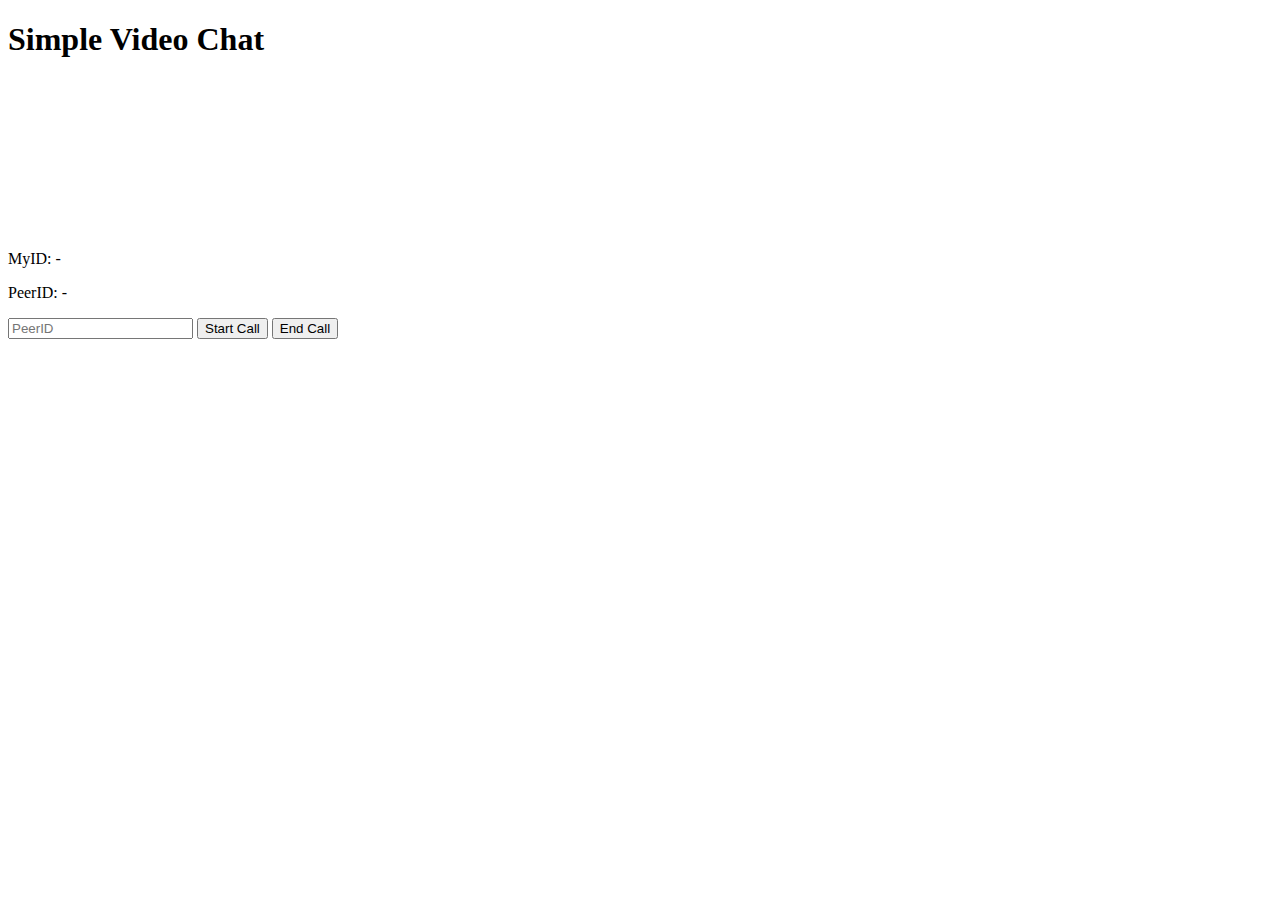
<file: index.html>
<!DOCTYPE html>
<html lang="ja">
<head>
<meta charset="UTF-8">
<title>skyway - videochat</title>
<script type="text/javascript" src="https://code.jquery.com/jquery-1.11.3.min.js"></script>
<script type="text/javascript" src="https://skyway.io/dist/v2/0.3/peer.js"></script>
<script type="text/javascript" src="videochat.js"></script>
</head>
<body>
	<h1>Simple Video Chat</h1>
	<div>
		<video id="my-video" style="width:300px;" autoplay></video>
		<video id="peer-video" style="width:300px;" autoplay></video>
	</div>
	<div>
		<p>MyID: <span id="my-id">-</span></p>
		<p>PeerID: <span id="peer-id">-</span></p>
	</div>
	<div>
		<input type="text" placeholder="PeerID" id="peer-id-input">
		<button id="call-start">Start Call</button>
		<button id="call-end">End Call</button>
	</div>
</body>
</html>
</file>
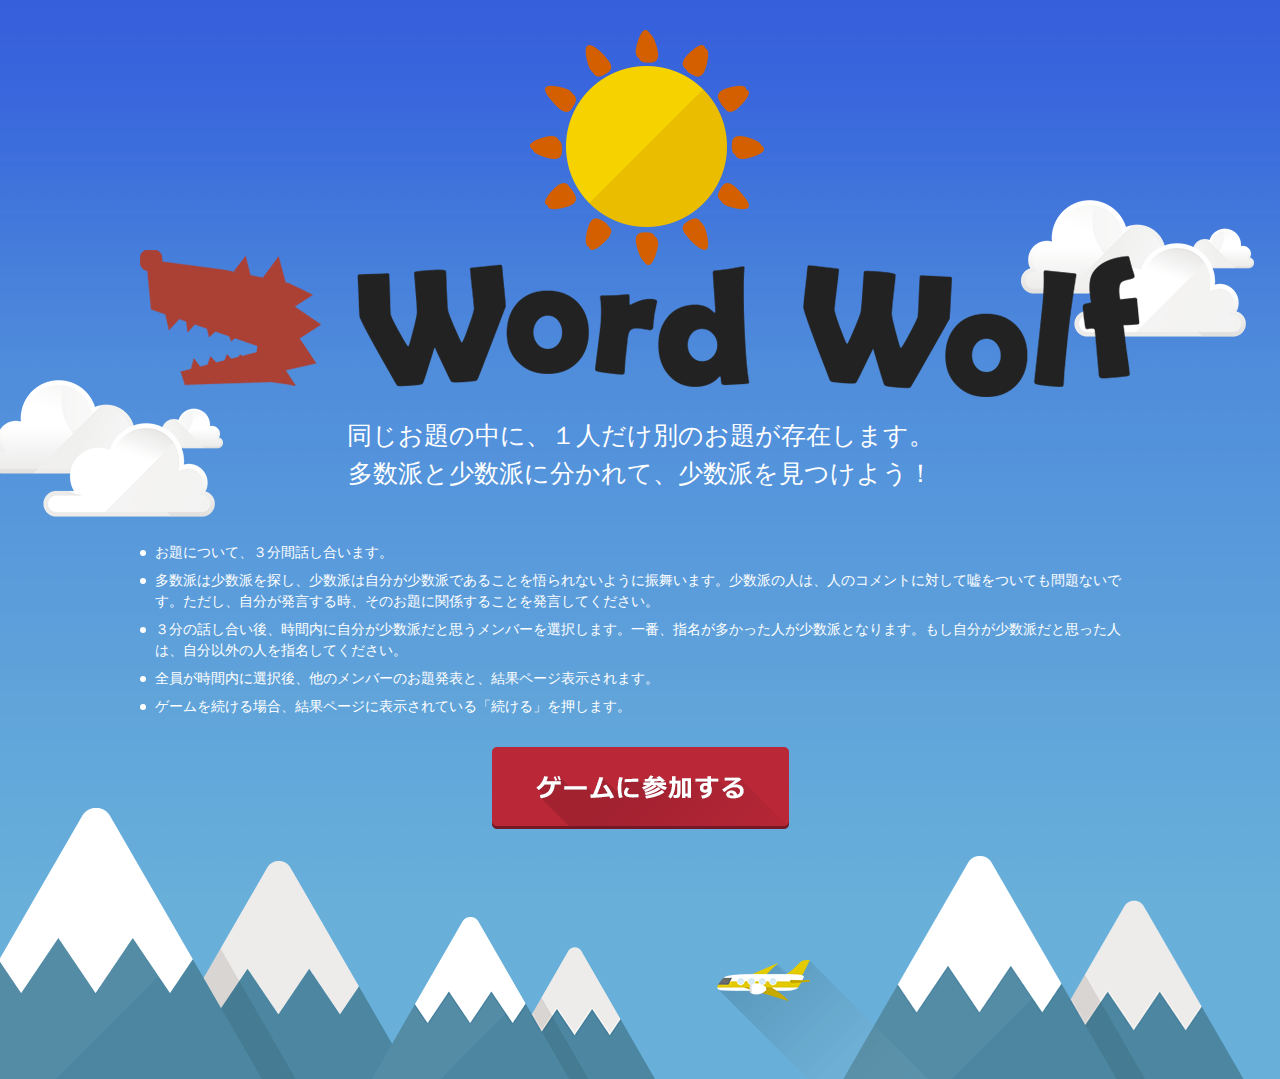
<file: top.html>
<!DOCTYPE html>
<html lang="ja">
<head>
<meta charset="UTF-8">
<title>ワードウルフ</title>
<script type="text/javascript" src="https://code.jquery.com/jquery-1.11.3.min.js"></script>
<script type="text/javascript" src="https://skyway.io/dist/v2/0.3/peer.js"></script>
<script type="text/javascript" src="videochat.js"></script>
<link rel="stylesheet" type="text/css" href="css/top.css" />
</head>
<body>

<div class="wrapper">
<div id="contents">
<h1><img src="img_top/logo.png" alt=""></h1>
<p class="lead">同じお題の中に、１人だけ別のお題が存在します。<br>多数派と少数派に分かれて、少数派を見つけよう！</p>

<ul class="">
	<li>お題について、３分間話し合います。</li>
	<li>多数派は少数派を探し、少数派は自分が少数派であることを悟られないように振舞います。少数派の人は、人のコメントに対して嘘をついても問題ないです。ただし、自分が発言する時、そのお題に関係することを発言してください。</li>
	<li>３分の話し合い後、時間内に自分が少数派だと思うメンバーを選択します。一番、指名が多かった人が少数派となります。もし自分が少数派だと思った人は、自分以外の人を指名してください。</li>
	<li>全員が時間内に選択後、他のメンバーのお題発表と、結果ページ表示されます。</li>
	<li>ゲームを続ける場合、結果ページに表示されている「続ける」を押します。</li>
</ul>

<p class="btn"><a href="wordwolf.html" target="_blank"><img src="img_top/btn_entry.png" alt="ゲームに参加する"></a></p>
</div>
</div>

</body>
</html>
</file>
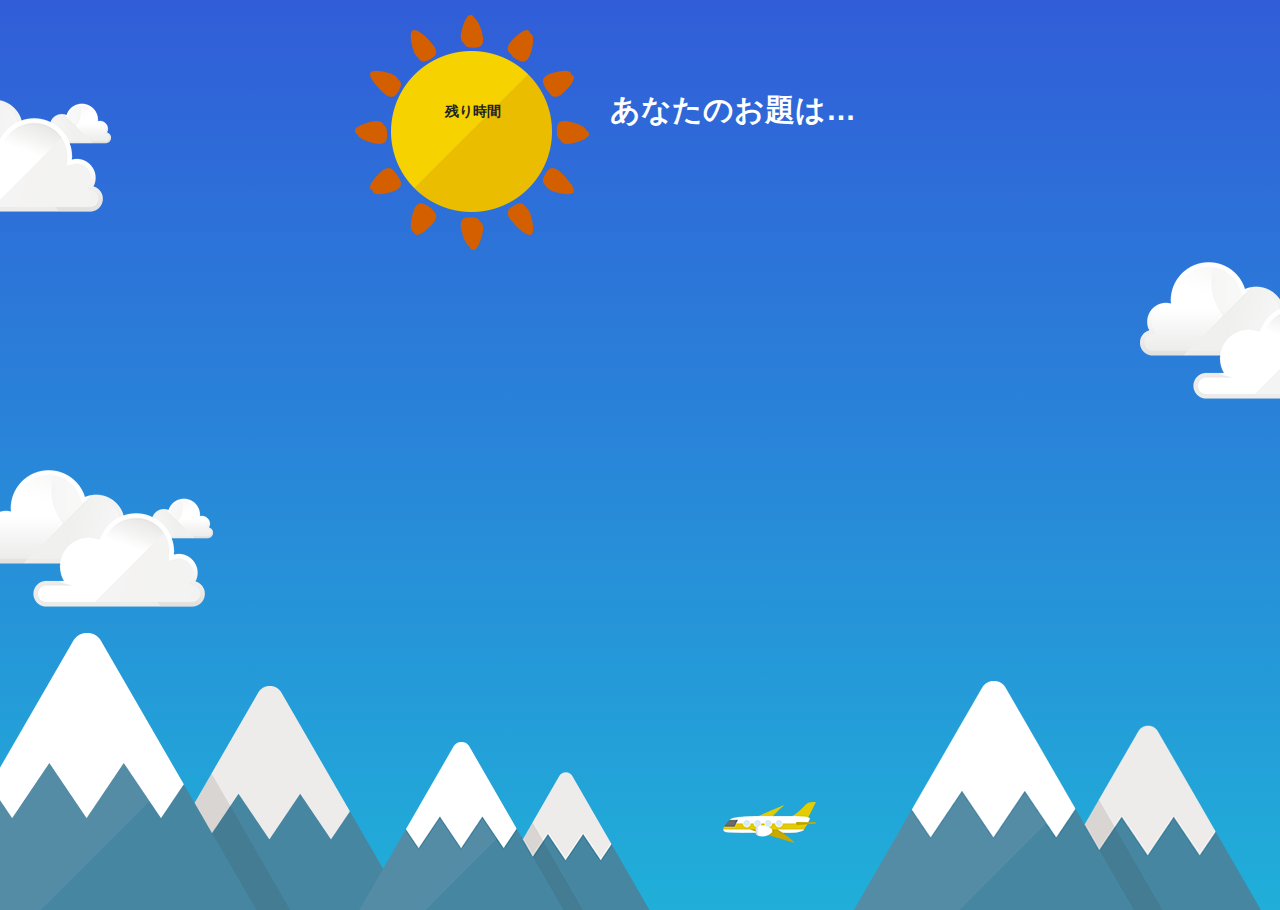
<file: wordwolf.html>
<!DOCTYPE html>
<html lang="ja">
<head>
<meta charset="UTF-8">
<title>skyway - wordwolf</title>
<script type="text/javascript" src="https://code.jquery.com/jquery-1.10.1.min.js"></script>
<script type="text/javascript" src="https://skyway.io/dist/v2/0.3/peer.js"></script>
<script type="text/javascript" src="js/multiparty.js"></script>
<script type="text/javascript" src="js/wordwolf.js"></script>
<script type="text/javascript" src="js/sweetalert.min.js"></script>
<link rel="stylesheet" href="css/sweetalert.css">
<link rel="stylesheet" href="css/index.css">
<link rel="stylesheet" href="css/common.css">
</head>
<body>

<div id="wrapper">
	<div class="inner">

		<div class="info">
			<div class="time">
				<dl>
					<dt>残り時間</dt>
					<dd id="countdown">
					</dd>
				</dl>
			</div>
			<div class="theme">
			<h2>
				<span>あなたのお題は…</span>
			</h2>
			</div>
		</div>
		<div class="videoArea">
			<form>
				<div id="streams01"></div>
				<div id="streams02"></div>
			</form>
		</div>
		<div class="hidden">
		</div>

		<img src="img/pic_cloud.png" alt="" class="cloud01">
		<img src="img/pic_cloud.png" alt="" class="cloud02">
		<img src="img/pic_cloud.png" alt="" class="cloud03">
		<img src="img/pic_mountain_01.png" alt="" class="mountain01">
		<img src="img/pic_mountain_02.png" alt="" class="mountain02">
		<img src="img/pic_airplane.png" alt="" class="airplane">

	</div>
</div>


	<form>
		<div id="streams01"></div>
		<div id="streams02"></div>
	</form>
	<div class="hidden01"></div>
	<div class="hidden02"></div>

</body>
</html>
</file>
<file: css/sweetalert.css>
body.stop-scrolling {
  height: 100%;
  overflow: hidden; }

.sweet-overlay {
  background-color: black;
  /* IE8 */
  -ms-filter: "progid:DXImageTransform.Microsoft.Alpha(Opacity=40)";
  /* IE8 */
  background-color: rgba(0, 0, 0, 0.4);
  position: fixed;
  left: 0;
  right: 0;
  top: 0;
  bottom: 0;
  display: none;
  z-index: 10000; }

.sweet-alert {
  background-color: white;
  font-family: 'Open Sans', 'Helvetica Neue', Helvetica, Arial, sans-serif;
  width: 478px;
  padding: 17px;
  border-radius: 5px;
  text-align: center;
  position: fixed;
  left: 50%;
  top: 50%;
  margin-left: -256px;
  margin-top: -200px;
  overflow: hidden;
  display: none;
  z-index: 99999; }
  @media all and (max-width: 540px) {
    .sweet-alert {
      width: auto;
      margin-left: 0;
      margin-right: 0;
      left: 15px;
      right: 15px; } }
  .sweet-alert h2 {
    color: #575757;
    font-size: 30px;
    text-align: center;
    font-weight: 600;
    text-transform: none;
    position: relative;
    margin: 25px 0;
    padding: 0;
    line-height: 40px;
    display: block; }
  .sweet-alert p {
    color: #797979;
    font-size: 16px;
    text-align: center;
    font-weight: 300;
    position: relative;
    text-align: inherit;
    float: none;
    margin: 0;
    padding: 0;
    line-height: normal; }
  .sweet-alert fieldset {
    border: none;
    position: relative; }
  .sweet-alert .sa-error-container {
    background-color: #f1f1f1;
    margin-left: -17px;
    margin-right: -17px;
    overflow: hidden;
    padding: 0 10px;
    max-height: 0;
    webkit-transition: padding 0.15s, max-height 0.15s;
    transition: padding 0.15s, max-height 0.15s; }
    .sweet-alert .sa-error-container.show {
      padding: 10px 0;
      max-height: 100px;
      webkit-transition: padding 0.2s, max-height 0.2s;
      transition: padding 0.25s, max-height 0.25s; }
    .sweet-alert .sa-error-container .icon {
      display: inline-block;
      width: 24px;
      height: 24px;
      border-radius: 50%;
      background-color: #ea7d7d;
      color: white;
      line-height: 24px;
      text-align: center;
      margin-right: 3px; }
    .sweet-alert .sa-error-container p {
      display: inline-block; }
  .sweet-alert .sa-input-error {
    position: absolute;
    top: 29px;
    right: 26px;
    width: 20px;
    height: 20px;
    opacity: 0;
    -webkit-transform: scale(0.5);
    transform: scale(0.5);
    -webkit-transform-origin: 50% 50%;
    transform-origin: 50% 50%;
    -webkit-transition: all 0.1s;
    transition: all 0.1s; }
    .sweet-alert .sa-input-error::before, .sweet-alert .sa-input-error::after {
      content: "";
      width: 20px;
      height: 6px;
      background-color: #f06e57;
      border-radius: 3px;
      position: absolute;
      top: 50%;
      margin-top: -4px;
      left: 50%;
      margin-left: -9px; }
    .sweet-alert .sa-input-error::before {
      -webkit-transform: rotate(-45deg);
      transform: rotate(-45deg); }
    .sweet-alert .sa-input-error::after {
      -webkit-transform: rotate(45deg);
      transform: rotate(45deg); }
    .sweet-alert .sa-input-error.show {
      opacity: 1;
      -webkit-transform: scale(1);
      transform: scale(1); }
  .sweet-alert input {
    width: 100%;
    box-sizing: border-box;
    border-radius: 3px;
    border: 1px solid #d7d7d7;
    height: 43px;
    margin-top: 10px;
    margin-bottom: 17px;
    font-size: 18px;
    box-shadow: inset 0px 1px 1px rgba(0, 0, 0, 0.06);
    padding: 0 12px;
    display: none;
    -webkit-transition: all 0.3s;
    transition: all 0.3s; }
    .sweet-alert input:focus {
      outline: none;
      box-shadow: 0px 0px 3px #c4e6f5;
      border: 1px solid #b4dbed; }
      .sweet-alert input:focus::-moz-placeholder {
        transition: opacity 0.3s 0.03s ease;
        opacity: 0.5; }
      .sweet-alert input:focus:-ms-input-placeholder {
        transition: opacity 0.3s 0.03s ease;
        opacity: 0.5; }
      .sweet-alert input:focus::-webkit-input-placeholder {
        transition: opacity 0.3s 0.03s ease;
        opacity: 0.5; }
    .sweet-alert input::-moz-placeholder {
      color: #bdbdbd; }
    .sweet-alert input:-ms-input-placeholder {
      color: #bdbdbd; }
    .sweet-alert input::-webkit-input-placeholder {
      color: #bdbdbd; }
  .sweet-alert.show-input input {
    display: block; }
  .sweet-alert .sa-confirm-button-container {
    display: inline-block;
    position: relative; }
  .sweet-alert .la-ball-fall {
    position: absolute;
    left: 50%;
    top: 50%;
    margin-left: -27px;
    margin-top: 4px;
    opacity: 0;
    visibility: hidden; }
  .sweet-alert button {
    background-color: #8CD4F5;
    color: white;
    border: none;
    box-shadow: none;
    font-size: 17px;
    font-weight: 500;
    -webkit-border-radius: 4px;
    border-radius: 5px;
    padding: 10px 32px;
    margin: 26px 5px 0 5px;
    cursor: pointer; }
    .sweet-alert button:focus {
      outline: none;
      box-shadow: 0 0 2px rgba(128, 179, 235, 0.5), inset 0 0 0 1px rgba(0, 0, 0, 0.05); }
    .sweet-alert button:hover {
      background-color: #7ecff4; }
    .sweet-alert button:active {
      background-color: #5dc2f1; }
    .sweet-alert button.cancel {
      background-color: #C1C1C1; }
      .sweet-alert button.cancel:hover {
        background-color: #b9b9b9; }
      .sweet-alert button.cancel:active {
        background-color: #a8a8a8; }
      .sweet-alert button.cancel:focus {
        box-shadow: rgba(197, 205, 211, 0.8) 0px 0px 2px, rgba(0, 0, 0, 0.0470588) 0px 0px 0px 1px inset !important; }
    .sweet-alert button[disabled] {
      opacity: .6;
      cursor: default; }
    .sweet-alert button.confirm[disabled] {
      color: transparent; }
      .sweet-alert button.confirm[disabled] ~ .la-ball-fall {
        opacity: 1;
        visibility: visible;
        transition-delay: 0s; }
    .sweet-alert button::-moz-focus-inner {
      border: 0; }
  .sweet-alert[data-has-cancel-button=false] button {
    box-shadow: none !important; }
  .sweet-alert[data-has-confirm-button=false][data-has-cancel-button=false] {
    padding-bottom: 40px; }
  .sweet-alert .sa-icon {
    width: 80px;
    height: 80px;
    border: 4px solid gray;
    -webkit-border-radius: 40px;
    border-radius: 40px;
    border-radius: 50%;
    margin: 20px auto;
    padding: 0;
    position: relative;
    box-sizing: content-box; }
    .sweet-alert .sa-icon.sa-error {
      border-color: #F27474; }
      .sweet-alert .sa-icon.sa-error .sa-x-mark {
        position: relative;
        display: block; }
      .sweet-alert .sa-icon.sa-error .sa-line {
        position: absolute;
        height: 5px;
        width: 47px;
        background-color: #F27474;
        display: block;
        top: 37px;
        border-radius: 2px; }
        .sweet-alert .sa-icon.sa-error .sa-line.sa-left {
          -webkit-transform: rotate(45deg);
          transform: rotate(45deg);
          left: 17px; }
        .sweet-alert .sa-icon.sa-error .sa-line.sa-right {
          -webkit-transform: rotate(-45deg);
          transform: rotate(-45deg);
          right: 16px; }
    .sweet-alert .sa-icon.sa-warning {
      border-color: #F8BB86; }
      .sweet-alert .sa-icon.sa-warning .sa-body {
        position: absolute;
        width: 5px;
        height: 47px;
        left: 50%;
        top: 10px;
        -webkit-border-radius: 2px;
        border-radius: 2px;
        margin-left: -2px;
        background-color: #F8BB86; }
      .sweet-alert .sa-icon.sa-warning .sa-dot {
        position: absolute;
        width: 7px;
        height: 7px;
        -webkit-border-radius: 50%;
        border-radius: 50%;
        margin-left: -3px;
        left: 50%;
        bottom: 10px;
        background-color: #F8BB86; }
    .sweet-alert .sa-icon.sa-info {
      border-color: #C9DAE1; }
      .sweet-alert .sa-icon.sa-info::before {
        content: "";
        position: absolute;
        width: 5px;
        height: 29px;
        left: 50%;
        bottom: 17px;
        border-radius: 2px;
        margin-left: -2px;
        background-color: #C9DAE1; }
      .sweet-alert .sa-icon.sa-info::after {
        content: "";
        position: absolute;
        width: 7px;
        height: 7px;
        border-radius: 50%;
        margin-left: -3px;
        top: 19px;
        background-color: #C9DAE1; }
    .sweet-alert .sa-icon.sa-success {
      border-color: #A5DC86; }
      .sweet-alert .sa-icon.sa-success::before, .sweet-alert .sa-icon.sa-success::after {
        content: '';
        -webkit-border-radius: 40px;
        border-radius: 40px;
        border-radius: 50%;
        position: absolute;
        width: 60px;
        height: 120px;
        background: white;
        -webkit-transform: rotate(45deg);
        transform: rotate(45deg); }
      .sweet-alert .sa-icon.sa-success::before {
        -webkit-border-radius: 120px 0 0 120px;
        border-radius: 120px 0 0 120px;
        top: -7px;
        left: -33px;
        -webkit-transform: rotate(-45deg);
        transform: rotate(-45deg);
        -webkit-transform-origin: 60px 60px;
        transform-origin: 60px 60px; }
      .sweet-alert .sa-icon.sa-success::after {
        -webkit-border-radius: 0 120px 120px 0;
        border-radius: 0 120px 120px 0;
        top: -11px;
        left: 30px;
        -webkit-transform: rotate(-45deg);
        transform: rotate(-45deg);
        -webkit-transform-origin: 0px 60px;
        transform-origin: 0px 60px; }
      .sweet-alert .sa-icon.sa-success .sa-placeholder {
        width: 80px;
        height: 80px;
        border: 4px solid rgba(165, 220, 134, 0.2);
        -webkit-border-radius: 40px;
        border-radius: 40px;
        border-radius: 50%;
        box-sizing: content-box;
        position: absolute;
        left: -4px;
        top: -4px;
        z-index: 2; }
      .sweet-alert .sa-icon.sa-success .sa-fix {
        width: 5px;
        height: 90px;
        background-color: white;
        position: absolute;
        left: 28px;
        top: 8px;
        z-index: 1;
        -webkit-transform: rotate(-45deg);
        transform: rotate(-45deg); }
      .sweet-alert .sa-icon.sa-success .sa-line {
        height: 5px;
        background-color: #A5DC86;
        display: block;
        border-radius: 2px;
        position: absolute;
        z-index: 2; }
        .sweet-alert .sa-icon.sa-success .sa-line.sa-tip {
          width: 25px;
          left: 14px;
          top: 46px;
          -webkit-transform: rotate(45deg);
          transform: rotate(45deg); }
        .sweet-alert .sa-icon.sa-success .sa-line.sa-long {
          width: 47px;
          right: 8px;
          top: 38px;
          -webkit-transform: rotate(-45deg);
          transform: rotate(-45deg); }
    .sweet-alert .sa-icon.sa-custom {
      background-size: contain;
      border-radius: 0;
      border: none;
      background-position: center center;
      background-repeat: no-repeat; }

/*
 * Animations
 */
@-webkit-keyframes showSweetAlert {
  0% {
    transform: scale(0.7);
    -webkit-transform: scale(0.7); }
  45% {
    transform: scale(1.05);
    -webkit-transform: scale(1.05); }
  80% {
    transform: scale(0.95);
    -webkit-transform: scale(0.95); }
  100% {
    transform: scale(1);
    -webkit-transform: scale(1); } }

@keyframes showSweetAlert {
  0% {
    transform: scale(0.7);
    -webkit-transform: scale(0.7); }
  45% {
    transform: scale(1.05);
    -webkit-transform: scale(1.05); }
  80% {
    transform: scale(0.95);
    -webkit-transform: scale(0.95); }
  100% {
    transform: scale(1);
    -webkit-transform: scale(1); } }

@-webkit-keyframes hideSweetAlert {
  0% {
    transform: scale(1);
    -webkit-transform: scale(1); }
  100% {
    transform: scale(0.5);
    -webkit-transform: scale(0.5); } }

@keyframes hideSweetAlert {
  0% {
    transform: scale(1);
    -webkit-transform: scale(1); }
  100% {
    transform: scale(0.5);
    -webkit-transform: scale(0.5); } }

@-webkit-keyframes slideFromTop {
  0% {
    top: 0%; }
  100% {
    top: 50%; } }

@keyframes slideFromTop {
  0% {
    top: 0%; }
  100% {
    top: 50%; } }

@-webkit-keyframes slideToTop {
  0% {
    top: 50%; }
  100% {
    top: 0%; } }

@keyframes slideToTop {
  0% {
    top: 50%; }
  100% {
    top: 0%; } }

@-webkit-keyframes slideFromBottom {
  0% {
    top: 70%; }
  100% {
    top: 50%; } }

@keyframes slideFromBottom {
  0% {
    top: 70%; }
  100% {
    top: 50%; } }

@-webkit-keyframes slideToBottom {
  0% {
    top: 50%; }
  100% {
    top: 70%; } }

@keyframes slideToBottom {
  0% {
    top: 50%; }
  100% {
    top: 70%; } }

.showSweetAlert[data-animation=pop] {
  -webkit-animation: showSweetAlert 0.3s;
  animation: showSweetAlert 0.3s; }

.showSweetAlert[data-animation=none] {
  -webkit-animation: none;
  animation: none; }

.showSweetAlert[data-animation=slide-from-top] {
  -webkit-animation: slideFromTop 0.3s;
  animation: slideFromTop 0.3s; }

.showSweetAlert[data-animation=slide-from-bottom] {
  -webkit-animation: slideFromBottom 0.3s;
  animation: slideFromBottom 0.3s; }

.hideSweetAlert[data-animation=pop] {
  -webkit-animation: hideSweetAlert 0.2s;
  animation: hideSweetAlert 0.2s; }

.hideSweetAlert[data-animation=none] {
  -webkit-animation: none;
  animation: none; }

.hideSweetAlert[data-animation=slide-from-top] {
  -webkit-animation: slideToTop 0.4s;
  animation: slideToTop 0.4s; }

.hideSweetAlert[data-animation=slide-from-bottom] {
  -webkit-animation: slideToBottom 0.3s;
  animation: slideToBottom 0.3s; }

@-webkit-keyframes animateSuccessTip {
  0% {
    width: 0;
    left: 1px;
    top: 19px; }
  54% {
    width: 0;
    left: 1px;
    top: 19px; }
  70% {
    width: 50px;
    left: -8px;
    top: 37px; }
  84% {
    width: 17px;
    left: 21px;
    top: 48px; }
  100% {
    width: 25px;
    left: 14px;
    top: 45px; } }

@keyframes animateSuccessTip {
  0% {
    width: 0;
    left: 1px;
    top: 19px; }
  54% {
    width: 0;
    left: 1px;
    top: 19px; }
  70% {
    width: 50px;
    left: -8px;
    top: 37px; }
  84% {
    width: 17px;
    left: 21px;
    top: 48px; }
  100% {
    width: 25px;
    left: 14px;
    top: 45px; } }

@-webkit-keyframes animateSuccessLong {
  0% {
    width: 0;
    right: 46px;
    top: 54px; }
  65% {
    width: 0;
    right: 46px;
    top: 54px; }
  84% {
    width: 55px;
    right: 0px;
    top: 35px; }
  100% {
    width: 47px;
    right: 8px;
    top: 38px; } }

@keyframes animateSuccessLong {
  0% {
    width: 0;
    right: 46px;
    top: 54px; }
  65% {
    width: 0;
    right: 46px;
    top: 54px; }
  84% {
    width: 55px;
    right: 0px;
    top: 35px; }
  100% {
    width: 47px;
    right: 8px;
    top: 38px; } }

@-webkit-keyframes rotatePlaceholder {
  0% {
    transform: rotate(-45deg);
    -webkit-transform: rotate(-45deg); }
  5% {
    transform: rotate(-45deg);
    -webkit-transform: rotate(-45deg); }
  12% {
    transform: rotate(-405deg);
    -webkit-transform: rotate(-405deg); }
  100% {
    transform: rotate(-405deg);
    -webkit-transform: rotate(-405deg); } }

@keyframes rotatePlaceholder {
  0% {
    transform: rotate(-45deg);
    -webkit-transform: rotate(-45deg); }
  5% {
    transform: rotate(-45deg);
    -webkit-transform: rotate(-45deg); }
  12% {
    transform: rotate(-405deg);
    -webkit-transform: rotate(-405deg); }
  100% {
    transform: rotate(-405deg);
    -webkit-transform: rotate(-405deg); } }

.animateSuccessTip {
  -webkit-animation: animateSuccessTip 0.75s;
  animation: animateSuccessTip 0.75s; }

.animateSuccessLong {
  -webkit-animation: animateSuccessLong 0.75s;
  animation: animateSuccessLong 0.75s; }

.sa-icon.sa-success.animate::after {
  -webkit-animation: rotatePlaceholder 4.25s ease-in;
  animation: rotatePlaceholder 4.25s ease-in; }

@-webkit-keyframes animateErrorIcon {
  0% {
    transform: rotateX(100deg);
    -webkit-transform: rotateX(100deg);
    opacity: 0; }
  100% {
    transform: rotateX(0deg);
    -webkit-transform: rotateX(0deg);
    opacity: 1; } }

@keyframes animateErrorIcon {
  0% {
    transform: rotateX(100deg);
    -webkit-transform: rotateX(100deg);
    opacity: 0; }
  100% {
    transform: rotateX(0deg);
    -webkit-transform: rotateX(0deg);
    opacity: 1; } }

.animateErrorIcon {
  -webkit-animation: animateErrorIcon 0.5s;
  animation: animateErrorIcon 0.5s; }

@-webkit-keyframes animateXMark {
  0% {
    transform: scale(0.4);
    -webkit-transform: scale(0.4);
    margin-top: 26px;
    opacity: 0; }
  50% {
    transform: scale(0.4);
    -webkit-transform: scale(0.4);
    margin-top: 26px;
    opacity: 0; }
  80% {
    transform: scale(1.15);
    -webkit-transform: scale(1.15);
    margin-top: -6px; }
  100% {
    transform: scale(1);
    -webkit-transform: scale(1);
    margin-top: 0;
    opacity: 1; } }

@keyframes animateXMark {
  0% {
    transform: scale(0.4);
    -webkit-transform: scale(0.4);
    margin-top: 26px;
    opacity: 0; }
  50% {
    transform: scale(0.4);
    -webkit-transform: scale(0.4);
    margin-top: 26px;
    opacity: 0; }
  80% {
    transform: scale(1.15);
    -webkit-transform: scale(1.15);
    margin-top: -6px; }
  100% {
    transform: scale(1);
    -webkit-transform: scale(1);
    margin-top: 0;
    opacity: 1; } }

.animateXMark {
  -webkit-animation: animateXMark 0.5s;
  animation: animateXMark 0.5s; }

@-webkit-keyframes pulseWarning {
  0% {
    border-color: #F8D486; }
  100% {
    border-color: #F8BB86; } }

@keyframes pulseWarning {
  0% {
    border-color: #F8D486; }
  100% {
    border-color: #F8BB86; } }

.pulseWarning {
  -webkit-animation: pulseWarning 0.75s infinite alternate;
  animation: pulseWarning 0.75s infinite alternate; }

@-webkit-keyframes pulseWarningIns {
  0% {
    background-color: #F8D486; }
  100% {
    background-color: #F8BB86; } }

@keyframes pulseWarningIns {
  0% {
    background-color: #F8D486; }
  100% {
    background-color: #F8BB86; } }

.pulseWarningIns {
  -webkit-animation: pulseWarningIns 0.75s infinite alternate;
  animation: pulseWarningIns 0.75s infinite alternate; }

@-webkit-keyframes rotate-loading {
  0% {
    transform: rotate(0deg); }
  100% {
    transform: rotate(360deg); } }

@keyframes rotate-loading {
  0% {
    transform: rotate(0deg); }
  100% {
    transform: rotate(360deg); } }

/* Internet Explorer 9 has some special quirks that are fixed here */
/* The icons are not animated. */
/* This file is automatically merged into sweet-alert.min.js through Gulp */
/* Error icon */
.sweet-alert .sa-icon.sa-error .sa-line.sa-left {
  -ms-transform: rotate(45deg) \9; }

.sweet-alert .sa-icon.sa-error .sa-line.sa-right {
  -ms-transform: rotate(-45deg) \9; }

/* Success icon */
.sweet-alert .sa-icon.sa-success {
  border-color: transparent\9; }

.sweet-alert .sa-icon.sa-success .sa-line.sa-tip {
  -ms-transform: rotate(45deg) \9; }

.sweet-alert .sa-icon.sa-success .sa-line.sa-long {
  -ms-transform: rotate(-45deg) \9; }

/*!
 * Load Awesome v1.1.0 (http://github.danielcardoso.net/load-awesome/)
 * Copyright 2015 Daniel Cardoso <@DanielCardoso>
 * Licensed under MIT
 */
.la-ball-fall,
.la-ball-fall > div {
  position: relative;
  -webkit-box-sizing: border-box;
  -moz-box-sizing: border-box;
  box-sizing: border-box; }

.la-ball-fall {
  display: block;
  font-size: 0;
  color: #fff; }

.la-ball-fall.la-dark {
  color: #333; }

.la-ball-fall > div {
  display: inline-block;
  float: none;
  background-color: currentColor;
  border: 0 solid currentColor; }

.la-ball-fall {
  width: 54px;
  height: 18px; }

.la-ball-fall > div {
  width: 10px;
  height: 10px;
  margin: 4px;
  border-radius: 100%;
  opacity: 0;
  -webkit-animation: ball-fall 1s ease-in-out infinite;
  -moz-animation: ball-fall 1s ease-in-out infinite;
  -o-animation: ball-fall 1s ease-in-out infinite;
  animation: ball-fall 1s ease-in-out infinite; }

.la-ball-fall > div:nth-child(1) {
  -webkit-animation-delay: -200ms;
  -moz-animation-delay: -200ms;
  -o-animation-delay: -200ms;
  animation-delay: -200ms; }

.la-ball-fall > div:nth-child(2) {
  -webkit-animation-delay: -100ms;
  -moz-animation-delay: -100ms;
  -o-animation-delay: -100ms;
  animation-delay: -100ms; }

.la-ball-fall > div:nth-child(3) {
  -webkit-animation-delay: 0ms;
  -moz-animation-delay: 0ms;
  -o-animation-delay: 0ms;
  animation-delay: 0ms; }

.la-ball-fall.la-sm {
  width: 26px;
  height: 8px; }

.la-ball-fall.la-sm > div {
  width: 4px;
  height: 4px;
  margin: 2px; }

.la-ball-fall.la-2x {
  width: 108px;
  height: 36px; }

.la-ball-fall.la-2x > div {
  width: 20px;
  height: 20px;
  margin: 8px; }

.la-ball-fall.la-3x {
  width: 162px;
  height: 54px; }

.la-ball-fall.la-3x > div {
  width: 30px;
  height: 30px;
  margin: 12px; }

/*
 * Animation
 */
@-webkit-keyframes ball-fall {
  0% {
    opacity: 0;
    -webkit-transform: translateY(-145%);
    transform: translateY(-145%); }
  10% {
    opacity: .5; }
  20% {
    opacity: 1;
    -webkit-transform: translateY(0);
    transform: translateY(0); }
  80% {
    opacity: 1;
    -webkit-transform: translateY(0);
    transform: translateY(0); }
  90% {
    opacity: .5; }
  100% {
    opacity: 0;
    -webkit-transform: translateY(145%);
    transform: translateY(145%); } }

@-moz-keyframes ball-fall {
  0% {
    opacity: 0;
    -moz-transform: translateY(-145%);
    transform: translateY(-145%); }
  10% {
    opacity: .5; }
  20% {
    opacity: 1;
    -moz-transform: translateY(0);
    transform: translateY(0); }
  80% {
    opacity: 1;
    -moz-transform: translateY(0);
    transform: translateY(0); }
  90% {
    opacity: .5; }
  100% {
    opacity: 0;
    -moz-transform: translateY(145%);
    transform: translateY(145%); } }

@-o-keyframes ball-fall {
  0% {
    opacity: 0;
    -o-transform: translateY(-145%);
    transform: translateY(-145%); }
  10% {
    opacity: .5; }
  20% {
    opacity: 1;
    -o-transform: translateY(0);
    transform: translateY(0); }
  80% {
    opacity: 1;
    -o-transform: translateY(0);
    transform: translateY(0); }
  90% {
    opacity: .5; }
  100% {
    opacity: 0;
    -o-transform: translateY(145%);
    transform: translateY(145%); } }

@keyframes ball-fall {
  0% {
    opacity: 0;
    -webkit-transform: translateY(-145%);
    -moz-transform: translateY(-145%);
    -o-transform: translateY(-145%);
    transform: translateY(-145%); }
  10% {
    opacity: .5; }
  20% {
    opacity: 1;
    -webkit-transform: translateY(0);
    -moz-transform: translateY(0);
    -o-transform: translateY(0);
    transform: translateY(0); }
  80% {
    opacity: 1;
    -webkit-transform: translateY(0);
    -moz-transform: translateY(0);
    -o-transform: translateY(0);
    transform: translateY(0); }
  90% {
    opacity: .5; }
  100% {
    opacity: 0;
    -webkit-transform: translateY(145%);
    -moz-transform: translateY(145%);
    -o-transform: translateY(145%);
    transform: translateY(145%); } }
</file>
<file: css/index.css>
/* ----------------------------

	FileName : index.css

---------------------------- */
/* line 13, ../scss/import/_mixin.scss */
.clearfix {
  display: inline-block;
}
/* line 15, ../scss/import/_mixin.scss */
.clearfix {
  display: block;
}
/* line 18, ../scss/import/_mixin.scss */
.clearfix:after {
  content: "";
  display: block;
  clear: both;
  height: 0;
}

/* line 26, ../scss/import/_mixin.scss */
.textOver {
  display: block;
  text-indent: 200%;
  white-space: nowrap;
  overflow: hidden;
}

@font-face {
  font-family: Oswald-Bold;
  src: url("/font/Oswald-Bold.ttf") format("truetype");
}
@font-face {
  font-family: Oswald-Light;
  src: url("/font/Oswald-Light.ttf") format("truetype");
}
@font-face {
  font-family: Oswald-Regular;
  src: url("/font/Oswald-Regular.ttf") format("truetype");
}
/* line 25, ../scss/index.scss */
#wrapper {
  background-image: url('[data-uri]');
  background-size: 100%;
  background-image: -webkit-gradient(linear, 50% 0%, 50% 100%, color-stop(0%, #315dd8), color-stop(100%, #20afd8));
  background-image: -moz-linear-gradient(#315dd8, #20afd8);
  background-image: -webkit-linear-gradient(#315dd8, #20afd8);
  background-image: linear-gradient(#315dd8, #20afd8);
  overflow-x: hidden;
}
/* line 28, ../scss/index.scss */
#wrapper > .inner {
  width: 1020px;
  margin: 0 auto;
  min-height: 900px;
  padding: 10px 0 0;
  position: relative;
}
@media only screen and (max-width: 1020px) {
  /* line 28, ../scss/index.scss */
  #wrapper > .inner {
    overflow: hidden;
  }
}
/* line 37, ../scss/index.scss */
#wrapper > .inner .info {
  width: 580px;
  margin: 0 auto;
}
/* line 39, ../scss/import/_mixin.scss */
#wrapper > .inner .info:after {
  content: "";
  display: block;
  clear: both;
}
/* line 42, ../scss/index.scss */
#wrapper > .inner .info .time {
  width: 245px;
  height: 245px;
  background: url(../img/pic_sun.png) center center no-repeat;
  float: left;
}
/* line 47, ../scss/index.scss */
#wrapper > .inner .info .time dl {
  text-align: center;
  padding-top: 90px;
}
/* line 50, ../scss/index.scss */
#wrapper > .inner .info .time dl dt {
  font-weight: bold;
}
/* line 54, ../scss/index.scss */
#wrapper > .inner .info .time dl dd {
  font-size: 228.57143%;
  font-weight: bold;
  line-height: 1.2;
}
/* line 61, ../scss/index.scss */
#wrapper > .inner .info .theme {
  float: right;
  width: 320px;
  margin-top: 82px;
}
/* line 65, ../scss/index.scss */
#wrapper > .inner .info .theme h2 {
  font-size: 357.14286%;
  font-weight: bold;
  line-height: 1.2;
  color: #fff;
}
/* line 70, ../scss/index.scss */
#wrapper > .inner .info .theme h2 span {
  font-size: 60%;
  display: block;
}
/* line 77, ../scss/index.scss */
#wrapper > .inner .videoArea {
  margin-top: 10px;
}
/* line 80, ../scss/index.scss */
#wrapper > .inner .videoArea form #streams01 {
  display: none;
}
/* line 39, ../scss/import/_mixin.scss */
#wrapper > .inner .videoArea form #streams02:after {
  content: "";
  display: block;
  clear: both;
}
/* line 85, ../scss/index.scss */
#wrapper > .inner .videoArea form #streams02 div {
  background: #fff;
  float: left;
  -moz-box-sizing: border-box;
  -webkit-box-sizing: border-box;
  box-sizing: border-box;
  position: relative;
}
/* line 92, ../scss/index.scss */
#wrapper > .inner .videoArea form #streams02 div.video1.vote:hover:before {
  background: url(../img/ico_vote_01.png) 0 0 no-repeat;
}
/* line 96, ../scss/index.scss */
#wrapper > .inner .videoArea form #streams02 div.video1 video {
  border: 2px solid #f99494;
}
/* line 102, ../scss/index.scss */
#wrapper > .inner .videoArea form #streams02 div.video2.vote:hover:before {
  background: url(../img/ico_vote_02.png) 0 0 no-repeat;
}
/* line 106, ../scss/index.scss */
#wrapper > .inner .videoArea form #streams02 div.video2 video {
  border: 2px solid #94acf9;
}
/* line 112, ../scss/index.scss */
#wrapper > .inner .videoArea form #streams02 div.video3.vote:hover:before {
  background: url(../img/ico_vote_03.png) 0 0 no-repeat;
}
/* line 116, ../scss/index.scss */
#wrapper > .inner .videoArea form #streams02 div.video3 video {
  border: 2px solid #62e47b;
}
/* line 120, ../scss/index.scss */
#wrapper > .inner .videoArea form #streams02 div.vote {
  cursor: pointer;
}
/* line 124, ../scss/index.scss */
#wrapper > .inner .videoArea form #streams02 div.vote:hover:before {
  content: '';
  display: block;
  position: absolute;
  width: 70px;
  height: 70px;
  right: 10px;
  bottom: 10px;
}
/* line 134, ../scss/index.scss */
#wrapper > .inner .videoArea form #streams02 div video {
  width: 336px;
  height: auto;
  display: block;
}
/* line 143, ../scss/index.scss */
#wrapper > .inner .cloud01 {
  position: absolute;
  left: -252px;
  top: 75px;
}
/* line 148, ../scss/index.scss */
#wrapper > .inner .cloud02 {
  position: absolute;
  left: -150px;
  top: 470px;
}
/* line 153, ../scss/index.scss */
#wrapper > .inner .cloud03 {
  position: absolute;
  right: -230px;
  top: 262px;
}
/* line 158, ../scss/index.scss */
#wrapper > .inner .mountain01 {
  position: absolute;
  left: -214px;
  bottom: 0;
}
/* line 163, ../scss/index.scss */
#wrapper > .inner .mountain02 {
  position: absolute;
  right: -120px;
  bottom: 0;
}
/* line 168, ../scss/index.scss */
#wrapper > .inner .airplane {
  position: absolute;
  right: 330px;
  bottom: 65px;
}
</file>
<file: css/common.css>
@charset "UTF-8";
/* ----------------------------

	FileName : common.css

---------------------------- */
/* line 13, ../scss/import/_mixin.scss */
.clearfix {
  display: inline-block;
}
/* line 15, ../scss/import/_mixin.scss */
.clearfix {
  display: block;
}
/* line 18, ../scss/import/_mixin.scss */
.clearfix:after {
  content: "";
  display: block;
  clear: both;
  height: 0;
}

/* line 26, ../scss/import/_mixin.scss */
.textOver {
  display: block;
  text-indent: 200%;
  white-space: nowrap;
  overflow: hidden;
}

/* line 2, ../scss/import/_reset.scss */
article, section, header, footer, nav, menu, aside, figure, figcaption, main {
  display: block;
  padding: 0;
  margin: 0;
}

/* line 8, ../scss/import/_reset.scss */
body, div, dl, dt, dd, ul, ol, li, h1, h2, h3, h4, h5, h6, pre, form, fieldset, input, textarea, p, blockquote, th, td {
  margin: 0;
  padding: 0;
}

/* line 13, ../scss/import/_reset.scss */
table {
  border-collapse: collapse;
  border-spacing: 0;
}

/* line 18, ../scss/import/_reset.scss */
fieldset, img {
  border: 0;
}

/* line 22, ../scss/import/_reset.scss */
img {
  vertical-align: top;
}

/* line 26, ../scss/import/_reset.scss */
address, caption, cite, code, dfn, em, strong, th, var, u {
  font-style: normal;
  font-weight: normal;
  text-decoration: none;
}

/* line 32, ../scss/import/_reset.scss */
a {
  outline: 0;
  vertical-align: baseline;
}

/* line 37, ../scss/import/_reset.scss */
a > * {
  cursor: pointer;
}

/* line 41, ../scss/import/_reset.scss */
ol, ul {
  list-style: none;
}

/* line 45, ../scss/import/_reset.scss */
caption, th {
  text-align: left;
}

/* line 49, ../scss/import/_reset.scss */
h1, h2, h3, h4, h5, h6 {
  font-size: 100%;
  font-weight: normal;
}

/* line 54, ../scss/import/_reset.scss */
q:before, q:after {
  content: '';
}

/* line 58, ../scss/import/_reset.scss */
abbr, acronym {
  border: 0;
}

/* line 27, ../scss/common.scss */
html {
  width: 100%;
  font-size: 100%;
  -webkit-text-size-adjust: 100%;
  -ms-text-size-adjust: 100%;
}

/* line 34, ../scss/common.scss */
body {
  background: #fff;
  width: 100%;
  font: 14px/1.231 Arial, 'Helvetica Neue', 'Hiragino Kaku Gothic ProN', 'ヒラギノ角ゴ ProN W3', ‘游ゴシック体’, ‘Yu Gothic’, ‘YuGothic’ , Meiryo, メイリオ, sans-serif;
  *font-size: small;
  *font: x-small;
  line-height: 1.65;
  margin: 0;
  padding: 0;
  position: relative;
  color: #222;
}

/* line 47, ../scss/common.scss */
img {
  width: auto;
  max-width: 100%;
}

/* line 52, ../scss/common.scss */
a {
  color: #222;
  text-decoration: underline;
}
/* line 55, ../scss/common.scss */
a:hover {
  text-decoration: none;
}

/* line 60, ../scss/common.scss */
ul, ol {
  list-style-type: none;
}

/* line 64, ../scss/common.scss */
input,
textarea,
select,
button {
  font-family: 'Hiragino Kaku Gothic ProN', 'ヒラギノ角ゴ ProN W3', Arial, 'Helvetica Neue', 游ゴシック体’, ‘Yu Gothic’, ‘YuGothic’ , Meiryo, メイリオ, sans-serif;
}

/* line 72, ../scss/common.scss */
textarea::-webkit-input-placeholder,
input::-webkit-input-placeholder {
  color: #888 !important;
  font-weight: normal;
}

/* line 78, ../scss/common.scss */
textarea:-ms-input-placeholder,
input:-ms-input-placeholder {
  color: #888 !important;
  font-weight: normal;
}

/* line 84, ../scss/common.scss */
textarea::-moz-placeholder,
input::-moz-placeholder {
  color: #888 !important;
  font-weight: normal;
}

/* line 91, ../scss/common.scss */
.wid0 {
  width: 0% !important;
}

/* line 91, ../scss/common.scss */
.wid1 {
  width: 1% !important;
}

/* line 91, ../scss/common.scss */
.wid2 {
  width: 2% !important;
}

/* line 91, ../scss/common.scss */
.wid3 {
  width: 3% !important;
}

/* line 91, ../scss/common.scss */
.wid4 {
  width: 4% !important;
}

/* line 91, ../scss/common.scss */
.wid5 {
  width: 5% !important;
}

/* line 91, ../scss/common.scss */
.wid6 {
  width: 6% !important;
}

/* line 91, ../scss/common.scss */
.wid7 {
  width: 7% !important;
}

/* line 91, ../scss/common.scss */
.wid8 {
  width: 8% !important;
}

/* line 91, ../scss/common.scss */
.wid9 {
  width: 9% !important;
}

/* line 91, ../scss/common.scss */
.wid10 {
  width: 10% !important;
}

/* line 91, ../scss/common.scss */
.wid11 {
  width: 11% !important;
}

/* line 91, ../scss/common.scss */
.wid12 {
  width: 12% !important;
}

/* line 91, ../scss/common.scss */
.wid13 {
  width: 13% !important;
}

/* line 91, ../scss/common.scss */
.wid14 {
  width: 14% !important;
}

/* line 91, ../scss/common.scss */
.wid15 {
  width: 15% !important;
}

/* line 91, ../scss/common.scss */
.wid16 {
  width: 16% !important;
}

/* line 91, ../scss/common.scss */
.wid17 {
  width: 17% !important;
}

/* line 91, ../scss/common.scss */
.wid18 {
  width: 18% !important;
}

/* line 91, ../scss/common.scss */
.wid19 {
  width: 19% !important;
}

/* line 91, ../scss/common.scss */
.wid20 {
  width: 20% !important;
}

/* line 91, ../scss/common.scss */
.wid21 {
  width: 21% !important;
}

/* line 91, ../scss/common.scss */
.wid22 {
  width: 22% !important;
}

/* line 91, ../scss/common.scss */
.wid23 {
  width: 23% !important;
}

/* line 91, ../scss/common.scss */
.wid24 {
  width: 24% !important;
}

/* line 91, ../scss/common.scss */
.wid25 {
  width: 25% !important;
}

/* line 91, ../scss/common.scss */
.wid26 {
  width: 26% !important;
}

/* line 91, ../scss/common.scss */
.wid27 {
  width: 27% !important;
}

/* line 91, ../scss/common.scss */
.wid28 {
  width: 28% !important;
}

/* line 91, ../scss/common.scss */
.wid29 {
  width: 29% !important;
}

/* line 91, ../scss/common.scss */
.wid30 {
  width: 30% !important;
}

/* line 91, ../scss/common.scss */
.wid31 {
  width: 31% !important;
}

/* line 91, ../scss/common.scss */
.wid32 {
  width: 32% !important;
}

/* line 91, ../scss/common.scss */
.wid33 {
  width: 33% !important;
}

/* line 91, ../scss/common.scss */
.wid34 {
  width: 34% !important;
}

/* line 91, ../scss/common.scss */
.wid35 {
  width: 35% !important;
}

/* line 91, ../scss/common.scss */
.wid36 {
  width: 36% !important;
}

/* line 91, ../scss/common.scss */
.wid37 {
  width: 37% !important;
}

/* line 91, ../scss/common.scss */
.wid38 {
  width: 38% !important;
}

/* line 91, ../scss/common.scss */
.wid39 {
  width: 39% !important;
}

/* line 91, ../scss/common.scss */
.wid40 {
  width: 40% !important;
}

/* line 91, ../scss/common.scss */
.wid41 {
  width: 41% !important;
}

/* line 91, ../scss/common.scss */
.wid42 {
  width: 42% !important;
}

/* line 91, ../scss/common.scss */
.wid43 {
  width: 43% !important;
}

/* line 91, ../scss/common.scss */
.wid44 {
  width: 44% !important;
}

/* line 91, ../scss/common.scss */
.wid45 {
  width: 45% !important;
}

/* line 91, ../scss/common.scss */
.wid46 {
  width: 46% !important;
}

/* line 91, ../scss/common.scss */
.wid47 {
  width: 47% !important;
}

/* line 91, ../scss/common.scss */
.wid48 {
  width: 48% !important;
}

/* line 91, ../scss/common.scss */
.wid49 {
  width: 49% !important;
}

/* line 91, ../scss/common.scss */
.wid50 {
  width: 50% !important;
}

/* line 91, ../scss/common.scss */
.wid51 {
  width: 51% !important;
}

/* line 91, ../scss/common.scss */
.wid52 {
  width: 52% !important;
}

/* line 91, ../scss/common.scss */
.wid53 {
  width: 53% !important;
}

/* line 91, ../scss/common.scss */
.wid54 {
  width: 54% !important;
}

/* line 91, ../scss/common.scss */
.wid55 {
  width: 55% !important;
}

/* line 91, ../scss/common.scss */
.wid56 {
  width: 56% !important;
}

/* line 91, ../scss/common.scss */
.wid57 {
  width: 57% !important;
}

/* line 91, ../scss/common.scss */
.wid58 {
  width: 58% !important;
}

/* line 91, ../scss/common.scss */
.wid59 {
  width: 59% !important;
}

/* line 91, ../scss/common.scss */
.wid60 {
  width: 60% !important;
}

/* line 91, ../scss/common.scss */
.wid61 {
  width: 61% !important;
}

/* line 91, ../scss/common.scss */
.wid62 {
  width: 62% !important;
}

/* line 91, ../scss/common.scss */
.wid63 {
  width: 63% !important;
}

/* line 91, ../scss/common.scss */
.wid64 {
  width: 64% !important;
}

/* line 91, ../scss/common.scss */
.wid65 {
  width: 65% !important;
}

/* line 91, ../scss/common.scss */
.wid66 {
  width: 66% !important;
}

/* line 91, ../scss/common.scss */
.wid67 {
  width: 67% !important;
}

/* line 91, ../scss/common.scss */
.wid68 {
  width: 68% !important;
}

/* line 91, ../scss/common.scss */
.wid69 {
  width: 69% !important;
}

/* line 91, ../scss/common.scss */
.wid70 {
  width: 70% !important;
}

/* line 91, ../scss/common.scss */
.wid71 {
  width: 71% !important;
}

/* line 91, ../scss/common.scss */
.wid72 {
  width: 72% !important;
}

/* line 91, ../scss/common.scss */
.wid73 {
  width: 73% !important;
}

/* line 91, ../scss/common.scss */
.wid74 {
  width: 74% !important;
}

/* line 91, ../scss/common.scss */
.wid75 {
  width: 75% !important;
}

/* line 91, ../scss/common.scss */
.wid76 {
  width: 76% !important;
}

/* line 91, ../scss/common.scss */
.wid77 {
  width: 77% !important;
}

/* line 91, ../scss/common.scss */
.wid78 {
  width: 78% !important;
}

/* line 91, ../scss/common.scss */
.wid79 {
  width: 79% !important;
}

/* line 91, ../scss/common.scss */
.wid80 {
  width: 80% !important;
}

/* line 91, ../scss/common.scss */
.wid81 {
  width: 81% !important;
}

/* line 91, ../scss/common.scss */
.wid82 {
  width: 82% !important;
}

/* line 91, ../scss/common.scss */
.wid83 {
  width: 83% !important;
}

/* line 91, ../scss/common.scss */
.wid84 {
  width: 84% !important;
}

/* line 91, ../scss/common.scss */
.wid85 {
  width: 85% !important;
}

/* line 91, ../scss/common.scss */
.wid86 {
  width: 86% !important;
}

/* line 91, ../scss/common.scss */
.wid87 {
  width: 87% !important;
}

/* line 91, ../scss/common.scss */
.wid88 {
  width: 88% !important;
}

/* line 91, ../scss/common.scss */
.wid89 {
  width: 89% !important;
}

/* line 91, ../scss/common.scss */
.wid90 {
  width: 90% !important;
}

/* line 91, ../scss/common.scss */
.wid91 {
  width: 91% !important;
}

/* line 91, ../scss/common.scss */
.wid92 {
  width: 92% !important;
}

/* line 91, ../scss/common.scss */
.wid93 {
  width: 93% !important;
}

/* line 91, ../scss/common.scss */
.wid94 {
  width: 94% !important;
}

/* line 91, ../scss/common.scss */
.wid95 {
  width: 95% !important;
}

/* line 91, ../scss/common.scss */
.wid96 {
  width: 96% !important;
}

/* line 91, ../scss/common.scss */
.wid97 {
  width: 97% !important;
}

/* line 91, ../scss/common.scss */
.wid98 {
  width: 98% !important;
}

/* line 91, ../scss/common.scss */
.wid99 {
  width: 99% !important;
}

/* line 91, ../scss/common.scss */
.wid100 {
  width: 100% !important;
}

/* line 94, ../scss/common.scss */
.mt0 {
  margin-top: 0px !important;
}

/* line 95, ../scss/common.scss */
.mr0 {
  margin-right: 0px !important;
}

/* line 96, ../scss/common.scss */
.mb0 {
  margin-bottom: 0px !important;
}

/* line 97, ../scss/common.scss */
.ml0 {
  margin-left: 0px !important;
}

/* line 98, ../scss/common.scss */
.pt0 {
  padding-top: 0px !important;
}

/* line 99, ../scss/common.scss */
.pr0 {
  padding-right: 0px !important;
}

/* line 100, ../scss/common.scss */
.pb0 {
  padding-bottom: 0px !important;
}

/* line 101, ../scss/common.scss */
.pl0 {
  padding-left: 0px !important;
}

/* line 94, ../scss/common.scss */
.mt5 {
  margin-top: 5px !important;
}

/* line 95, ../scss/common.scss */
.mr5 {
  margin-right: 5px !important;
}

/* line 96, ../scss/common.scss */
.mb5 {
  margin-bottom: 5px !important;
}

/* line 97, ../scss/common.scss */
.ml5 {
  margin-left: 5px !important;
}

/* line 98, ../scss/common.scss */
.pt5 {
  padding-top: 5px !important;
}

/* line 99, ../scss/common.scss */
.pr5 {
  padding-right: 5px !important;
}

/* line 100, ../scss/common.scss */
.pb5 {
  padding-bottom: 5px !important;
}

/* line 101, ../scss/common.scss */
.pl5 {
  padding-left: 5px !important;
}

/* line 94, ../scss/common.scss */
.mt10 {
  margin-top: 10px !important;
}

/* line 95, ../scss/common.scss */
.mr10 {
  margin-right: 10px !important;
}

/* line 96, ../scss/common.scss */
.mb10 {
  margin-bottom: 10px !important;
}

/* line 97, ../scss/common.scss */
.ml10 {
  margin-left: 10px !important;
}

/* line 98, ../scss/common.scss */
.pt10 {
  padding-top: 10px !important;
}

/* line 99, ../scss/common.scss */
.pr10 {
  padding-right: 10px !important;
}

/* line 100, ../scss/common.scss */
.pb10 {
  padding-bottom: 10px !important;
}

/* line 101, ../scss/common.scss */
.pl10 {
  padding-left: 10px !important;
}

/* line 94, ../scss/common.scss */
.mt15 {
  margin-top: 15px !important;
}

/* line 95, ../scss/common.scss */
.mr15 {
  margin-right: 15px !important;
}

/* line 96, ../scss/common.scss */
.mb15 {
  margin-bottom: 15px !important;
}

/* line 97, ../scss/common.scss */
.ml15 {
  margin-left: 15px !important;
}

/* line 98, ../scss/common.scss */
.pt15 {
  padding-top: 15px !important;
}

/* line 99, ../scss/common.scss */
.pr15 {
  padding-right: 15px !important;
}

/* line 100, ../scss/common.scss */
.pb15 {
  padding-bottom: 15px !important;
}

/* line 101, ../scss/common.scss */
.pl15 {
  padding-left: 15px !important;
}

/* line 94, ../scss/common.scss */
.mt20 {
  margin-top: 20px !important;
}

/* line 95, ../scss/common.scss */
.mr20 {
  margin-right: 20px !important;
}

/* line 96, ../scss/common.scss */
.mb20 {
  margin-bottom: 20px !important;
}

/* line 97, ../scss/common.scss */
.ml20 {
  margin-left: 20px !important;
}

/* line 98, ../scss/common.scss */
.pt20 {
  padding-top: 20px !important;
}

/* line 99, ../scss/common.scss */
.pr20 {
  padding-right: 20px !important;
}

/* line 100, ../scss/common.scss */
.pb20 {
  padding-bottom: 20px !important;
}

/* line 101, ../scss/common.scss */
.pl20 {
  padding-left: 20px !important;
}

/* line 94, ../scss/common.scss */
.mt25 {
  margin-top: 25px !important;
}

/* line 95, ../scss/common.scss */
.mr25 {
  margin-right: 25px !important;
}

/* line 96, ../scss/common.scss */
.mb25 {
  margin-bottom: 25px !important;
}

/* line 97, ../scss/common.scss */
.ml25 {
  margin-left: 25px !important;
}

/* line 98, ../scss/common.scss */
.pt25 {
  padding-top: 25px !important;
}

/* line 99, ../scss/common.scss */
.pr25 {
  padding-right: 25px !important;
}

/* line 100, ../scss/common.scss */
.pb25 {
  padding-bottom: 25px !important;
}

/* line 101, ../scss/common.scss */
.pl25 {
  padding-left: 25px !important;
}

/* line 94, ../scss/common.scss */
.mt30 {
  margin-top: 30px !important;
}

/* line 95, ../scss/common.scss */
.mr30 {
  margin-right: 30px !important;
}

/* line 96, ../scss/common.scss */
.mb30 {
  margin-bottom: 30px !important;
}

/* line 97, ../scss/common.scss */
.ml30 {
  margin-left: 30px !important;
}

/* line 98, ../scss/common.scss */
.pt30 {
  padding-top: 30px !important;
}

/* line 99, ../scss/common.scss */
.pr30 {
  padding-right: 30px !important;
}

/* line 100, ../scss/common.scss */
.pb30 {
  padding-bottom: 30px !important;
}

/* line 101, ../scss/common.scss */
.pl30 {
  padding-left: 30px !important;
}

/* line 94, ../scss/common.scss */
.mt35 {
  margin-top: 35px !important;
}

/* line 95, ../scss/common.scss */
.mr35 {
  margin-right: 35px !important;
}

/* line 96, ../scss/common.scss */
.mb35 {
  margin-bottom: 35px !important;
}

/* line 97, ../scss/common.scss */
.ml35 {
  margin-left: 35px !important;
}

/* line 98, ../scss/common.scss */
.pt35 {
  padding-top: 35px !important;
}

/* line 99, ../scss/common.scss */
.pr35 {
  padding-right: 35px !important;
}

/* line 100, ../scss/common.scss */
.pb35 {
  padding-bottom: 35px !important;
}

/* line 101, ../scss/common.scss */
.pl35 {
  padding-left: 35px !important;
}

/* line 94, ../scss/common.scss */
.mt40 {
  margin-top: 40px !important;
}

/* line 95, ../scss/common.scss */
.mr40 {
  margin-right: 40px !important;
}

/* line 96, ../scss/common.scss */
.mb40 {
  margin-bottom: 40px !important;
}

/* line 97, ../scss/common.scss */
.ml40 {
  margin-left: 40px !important;
}

/* line 98, ../scss/common.scss */
.pt40 {
  padding-top: 40px !important;
}

/* line 99, ../scss/common.scss */
.pr40 {
  padding-right: 40px !important;
}

/* line 100, ../scss/common.scss */
.pb40 {
  padding-bottom: 40px !important;
}

/* line 101, ../scss/common.scss */
.pl40 {
  padding-left: 40px !important;
}

/* line 94, ../scss/common.scss */
.mt45 {
  margin-top: 45px !important;
}

/* line 95, ../scss/common.scss */
.mr45 {
  margin-right: 45px !important;
}

/* line 96, ../scss/common.scss */
.mb45 {
  margin-bottom: 45px !important;
}

/* line 97, ../scss/common.scss */
.ml45 {
  margin-left: 45px !important;
}

/* line 98, ../scss/common.scss */
.pt45 {
  padding-top: 45px !important;
}

/* line 99, ../scss/common.scss */
.pr45 {
  padding-right: 45px !important;
}

/* line 100, ../scss/common.scss */
.pb45 {
  padding-bottom: 45px !important;
}

/* line 101, ../scss/common.scss */
.pl45 {
  padding-left: 45px !important;
}

/* line 94, ../scss/common.scss */
.mt50 {
  margin-top: 50px !important;
}

/* line 95, ../scss/common.scss */
.mr50 {
  margin-right: 50px !important;
}

/* line 96, ../scss/common.scss */
.mb50 {
  margin-bottom: 50px !important;
}

/* line 97, ../scss/common.scss */
.ml50 {
  margin-left: 50px !important;
}

/* line 98, ../scss/common.scss */
.pt50 {
  padding-top: 50px !important;
}

/* line 99, ../scss/common.scss */
.pr50 {
  padding-right: 50px !important;
}

/* line 100, ../scss/common.scss */
.pb50 {
  padding-bottom: 50px !important;
}

/* line 101, ../scss/common.scss */
.pl50 {
  padding-left: 50px !important;
}

@media print {
  /* line 105, ../scss/common.scss */
  footer .pagetop {
    display: none;
  }
}
</file>
<file: css/top.css>
@charset "UTF-8";
/* ----------------------------

	FileName : top.css

---------------------------- */
/*! normalize.css v2.1.2 | MIT License | git.io/normalize */
/* ========================================================================== HTML5 display definitions ========================================================================== */
/** Correct `block` display not defined in IE 8/9. */
article, aside, details, figcaption, figure, footer, header, hgroup, main, nav, section, summary { display: block; }

/** Correct `inline-block` display not defined in IE 8/9. */
audio, canvas, video { display: inline-block; }

/** Prevent modern browsers from displaying `audio` without controls. Remove excess height in iOS 5 devices. */
audio:not([controls]) { display: none; height: 0; }

/** Address `[hidden]` styling not present in IE 8/9. Hide the `template` element in IE, Safari, and Firefox < 22. */
[hidden], template { display: none; }

/* ========================================================================== Base ========================================================================== */
/** 1. Set default font family to sans-serif. 2. Prevent iOS text size adjust after orientation change, without disabling user zoom. */
html { font-family: sans-serif; /* 1 */ -ms-text-size-adjust: 100%; /* 2 */ -webkit-text-size-adjust: 100%; /* 2 */ }

/** Remove default margin. */
body { margin: 0; }

/* ========================================================================== Links ========================================================================== */
/** Remove the gray background color from active links in IE 10. */
a { background: transparent; }

/** Address `outline` inconsistency between Chrome and other browsers. */
a:focus { outline: thin dotted; }

/** Improve readability when focused and also mouse hovered in all browsers. */
a:active, a:hover { outline: 0; }

/* ========================================================================== Typography ========================================================================== */
/** Address variable `h1` font-size and margin within `section` and `article` contexts in Firefox 4+, Safari 5, and Chrome. */
h1 { font-size: 2em; margin: 0.67em 0; }

/** Address styling not present in IE 8/9, Safari 5, and Chrome. */
abbr[title] { border-bottom: 1px dotted; }

/** Address style set to `bolder` in Firefox 4+, Safari 5, and Chrome. */
b, strong { font-weight: bold; }

/** Address styling not present in Safari 5 and Chrome. */
dfn { font-style: italic; }

/** Address differences between Firefox and other browsers. */
hr { -moz-box-sizing: content-box; box-sizing: content-box; height: 0; }

/** Address styling not present in IE 8/9. */
mark { background: #ff0; color: #000; }

/** Correct font family set oddly in Safari 5 and Chrome. */
code, kbd, pre, samp { font-family: monospace, serif; font-size: 1em; }

/** Improve readability of pre-formatted text in all browsers. */
pre { white-space: pre-wrap; }

/** Set consistent quote types. */
q { quotes: "\201C" "\201D" "\2018" "\2019"; }

/** Address inconsistent and variable font size in all browsers. */
small { font-size: 80%; }

/** Prevent `sub` and `sup` affecting `line-height` in all browsers. */
sub, sup { font-size: 75%; line-height: 0; position: relative; vertical-align: baseline; }

sup { top: -0.5em; }

sub { bottom: -0.25em; }

/* ========================================================================== Embedded content ========================================================================== */
/** Remove border when inside `a` element in IE 8/9. */
img { border: 0; }

/** Correct overflow displayed oddly in IE 9. */
svg:not(:root) { overflow: hidden; }

/* ========================================================================== Figures ========================================================================== */
/** Address margin not present in IE 8/9 and Safari 5. */
figure { margin: 0; }

/* ========================================================================== Forms ========================================================================== */
/** Define consistent border, margin, and padding. */
fieldset { border: 1px solid #c0c0c0; margin: 0 2px; padding: 0.35em 0.625em 0.75em; }

/** 1. Correct `color` not being inherited in IE 8/9. 2. Remove padding so people aren't caught out if they zero out fieldsets. */
legend { border: 0; /* 1 */ padding: 0; /* 2 */ }

/** 1. Correct font family not being inherited in all browsers. 2. Correct font size not being inherited in all browsers. 3. Address margins set differently in Firefox 4+, Safari 5, and Chrome. */
button, input, select, textarea { font-family: inherit; /* 1 */ font-size: 100%; /* 2 */ margin: 0; /* 3 */ }

/** Address Firefox 4+ setting `line-height` on `input` using `!important` in the UA stylesheet. */
button, input { line-height: normal; }

/** Address inconsistent `text-transform` inheritance for `button` and `select`. All other form control elements do not inherit `text-transform` values. Correct `button` style inheritance in Chrome, Safari 5+, and IE 8+. Correct `select` style inheritance in Firefox 4+ and Opera. */
button, select { text-transform: none; }

/** 1. Avoid the WebKit bug in Android 4.0.* where (2) destroys native `audio` and `video` controls. 2. Correct inability to style clickable `input` types in iOS. 3. Improve usability and consistency of cursor style between image-type `input` and others. */
button, html input[type="button"], input[type="reset"], input[type="submit"] { -webkit-appearance: button; /* 2 */ cursor: pointer; /* 3 */ }

/** Re-set default cursor for disabled elements. */
button[disabled], html input[disabled] { cursor: default; }

/** 1. Address box sizing set to `content-box` in IE 8/9. 2. Remove excess padding in IE 8/9. */
input[type="checkbox"], input[type="radio"] { box-sizing: border-box; /* 1 */ padding: 0; /* 2 */ }

/** 1. Address `appearance` set to `searchfield` in Safari 5 and Chrome. 2. Address `box-sizing` set to `border-box` in Safari 5 and Chrome (include `-moz` to future-proof). */
input[type="search"] { -webkit-appearance: textfield; /* 1 */ -moz-box-sizing: content-box; -webkit-box-sizing: content-box; /* 2 */ box-sizing: content-box; }

/** Remove inner padding and search cancel button in Safari 5 and Chrome on OS X. */
input[type="search"]::-webkit-search-cancel-button, input[type="search"]::-webkit-search-decoration { -webkit-appearance: none; }

/** Remove inner padding and border in Firefox 4+. */
button::-moz-focus-inner, input::-moz-focus-inner { border: 0; padding: 0; }

/** 1. Remove default vertical scrollbar in IE 8/9. 2. Improve readability and alignment in all browsers. */
textarea { overflow: auto; /* 1 */ vertical-align: top; /* 2 */ }

/* ========================================================================== Tables ========================================================================== */
/** Remove most spacing between table cells. */
table { border-collapse: collapse; border-spacing: 0; }

article, section, header, footer, nav, menu, aside, figure, figcaption, main { display: block; padding: 0; margin: 0; }

body, div, dl, dt, dd, ul, ol, li, h1, h2, h3, h4, h5, h6, pre, form, fieldset, input, textarea, p, blockquote, th, td { margin: 0; padding: 0; }

table { border-collapse: collapse; border-spacing: 0; }

fieldset, img { border: 0; }

img { vertical-align: top; }

address, caption, cite, code, dfn, em, strong, th, var, u { font-style: normal; font-weight: normal; text-decoration: none; }

a { outline: 0; vertical-align: baseline; }

a > * { cursor: pointer; }

ol, ul { list-style: none; }

caption, th { text-align: left; }

h1, h2, h3, h4, h5, h6 { font-size: 100%; font-weight: normal; }

q:before, q:after { content: ''; }

abbr, acronym { border: 0; }

body { font: 14px/1.231 Arial, 'Helvetica Neue', 'Hiragino Kaku Gothic ProN', 'ヒラギノ角ゴ ProN W3', ‘游ゴシック体’, ‘Yu Gothic’, ‘YuGothic’ , Meiryo, メイリオ, sans-serif; background: url(../img_top/bg_sky.png) left top repeat-x #20b1d8; }

.wrapper{
	background: url(../img_top/bg_footer.png) bottom center no-repeat;
	position: relative;
	overflow: hidden;
}

.wrapper:before{
	content: '';
	display: block;
	width: 489px;
	height: 393px;
	position: absolute;
	right: -230px;
	top: 200px;
	background: url(../img_top/pic_cloud.png) left top no-repeat;
}

#contents{
	padding: 250px 0;
	width: 1000px;
	margin: 0 auto;
	color: #fff;
	line-height: 1.5;
	position: relative;
}

#contents:after{
	content: '';
	display: block;
	width: 236px;
	height: 236px;
	position: absolute;
	left: 390px;
	top: 30px;
	background: url(../img_top/pic_sun.png) left top no-repeat;
}

#contents:before{
	content: '';
	display: block;
	width: 240px;
	height: 138px;
	position: absolute;
	left: -150px;
	top: 380px;
	background: url(../img_top/pic_cloud.png) left top no-repeat;
}

.lead{
	font-size: 25px;
	line-height: 1.5
	font-weight: bold;
	text-align: center;
	margin: 20px 0 50px;
}

ul li{
	position: relative;
	padding-left: 15px;
	margin-bottom: 0.5em;
}

ul li:after{
	content: '';
	-webkit-border-radius: 100%;
    -moz-border-radius: 100%;
    -ms-border-radius: 100%;
    -o-border-radius: 100%;
    border-radius: 100%;
	width: 6px;
	height: 6px;
	display: block;
	background: #fff;
	position: absolute;
	left: 0;
	top: 8px;
}

.btn{
	margin-top: 30px;
	text-align: center;
}

.btn a:hover{
	filter: progid:DXImageTransform.Microsoft.Alpha(Opacity=70);
	opacity: 0.7;
}
</file>
